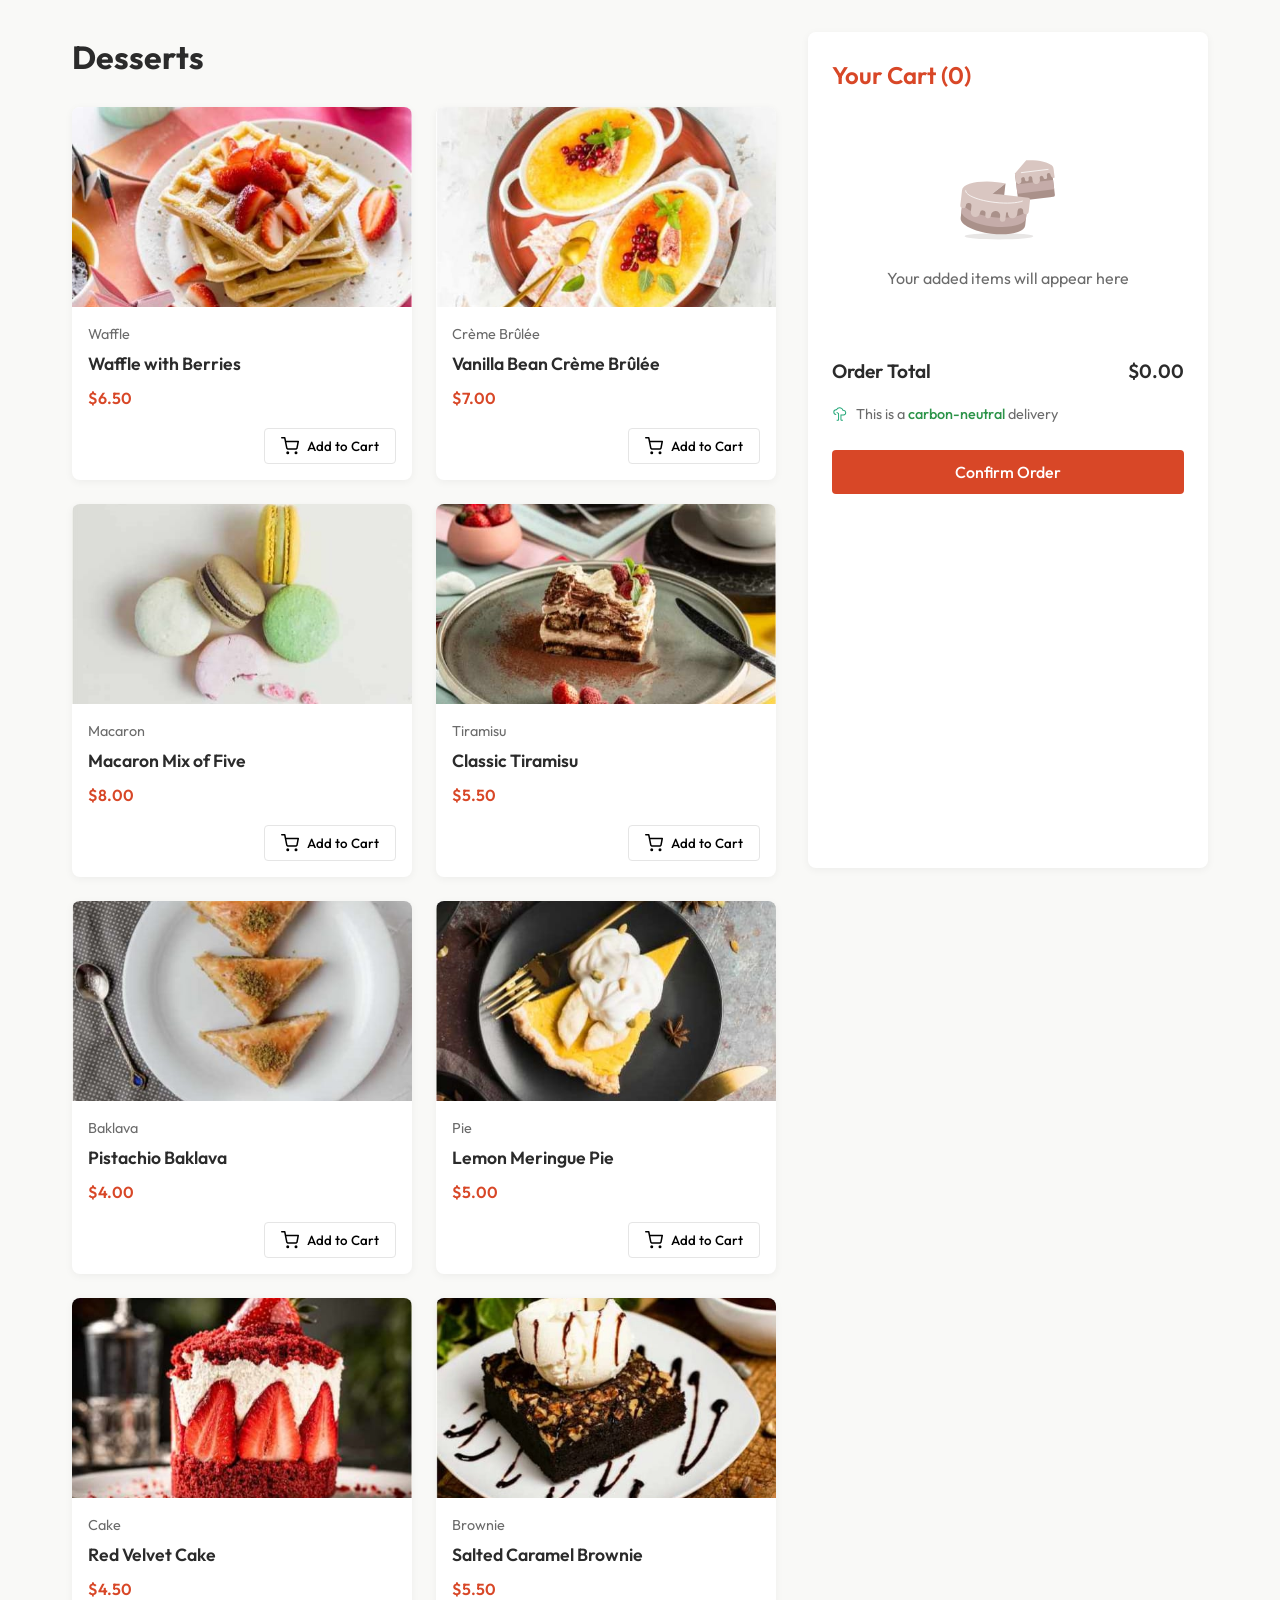
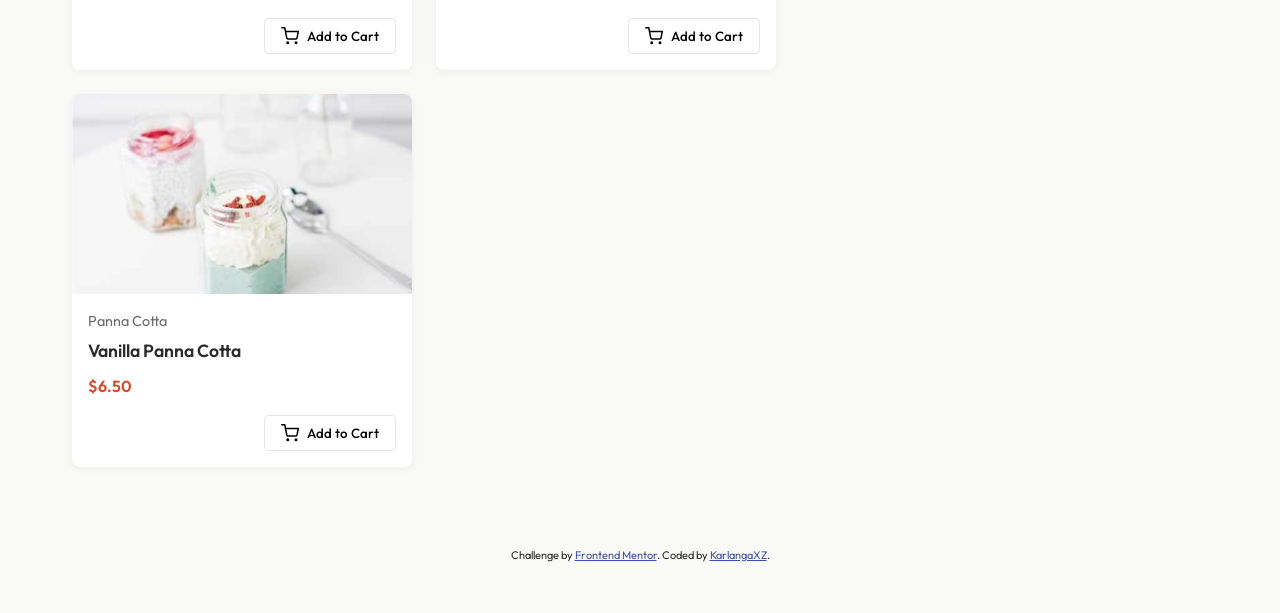
<file: index.html>
<!DOCTYPE html>
<html lang="en">
<head>
  <meta charset="UTF-8">
  <meta name="viewport" content="width=device-width, initial-scale=1.0">

  <link rel="icon" type="image/png" sizes="32x32" href="./assets/images/favicon-32x32.png">
  <link rel="stylesheet" href="./styles.css">
  <link rel="preconnect" href="https://fonts.googleapis.com">
  <link rel="preconnect" href="https://fonts.gstatic.com" crossorigin>
  <link href="https://fonts.googleapis.com/css2?family=Outfit:wght@400;500;600;700&display=swap" rel="stylesheet">
  
  <title>Frontend Mentor | Product list with cart</title>

  <style>
    .attribution { font-size: 11px; text-align: center; margin-top: 2rem; }
    .attribution a { color: hsl(228, 45%, 44%); }
  </style>
</head>
<body>
  <main class="container">
    <section class="products">
      <h1>Desserts</h1>
      
      <div class="product-grid" id="product-list">
      
      </div>
    </section>

    <aside class="cart">
      <h2>Your Cart (<span id="cart-count">0</span>)</h2>
      <div id="cart-items">
        <div class="empty-cart">
          <img src="./assets/images/illustration-empty-cart.svg" alt="Empty cart" class="empty-cart-image">
          <p class="empty-cart-message">Your added items will appear here</p>
        </div>
      </div>
      <div class="cart-summary">
        <div class="order-total">
          <p>Order Total</p>
          <p id="total-price">$0.00</p>
        </div>
        <div class="delivery-info">
          <img src="./assets/images/icon-carbon-neutral.svg" alt="Eco friendly" class="eco-icon">
          <p>This is a <span class="carbon-neutral">carbon-neutral</span> delivery</p>
        </div>
        <button id="confirm-order" class="btn-primary">Confirm Order</button>
      </div>
    </aside>
  </main>

  <!-- Order confirmation modal -->
  <div class="modal" id="confirmation-modal">
    <div class="modal-content">
      <div class="modal-header">
        <div class="check-icon">
          <svg viewBox="0 0 24 24" fill="none" xmlns="http://www.w3.org/2000/svg">
            <circle cx="12" cy="12" r="12" fill="#4CAF50"/>
            <path d="M8 12L11 15L16 9" stroke="white" stroke-width="2" stroke-linecap="round" stroke-linejoin="round"/>
          </svg>
        </div>
        <h2>Order Confirmed</h2>
        <p class="modal-subtitle">We hope you enjoy your food!</p>
      </div>
      
      <div class="order-summary" id="modal-order-items">
        <!-- Order items-->
      </div>
      
      <div class="modal-total">
        <p>Order Total</p>
        <p id="modal-total-price">$0.00</p>
      </div>
      
      <button id="new-order" class="btn-primary">Start New Order</button>
    </div>
  </div>

  <footer>
    <div class="attribution">
      Challenge by <a href="https://www.frontendmentor.io?ref=challenge" target="_blank">Frontend Mentor</a>. 
      Coded by <a href="https://github.com/KarlangaXZ">KarlangaXZ</a>.
    </div>
  </footer>

  <script src="./script.js"></script>
</body>
</html>
</file>
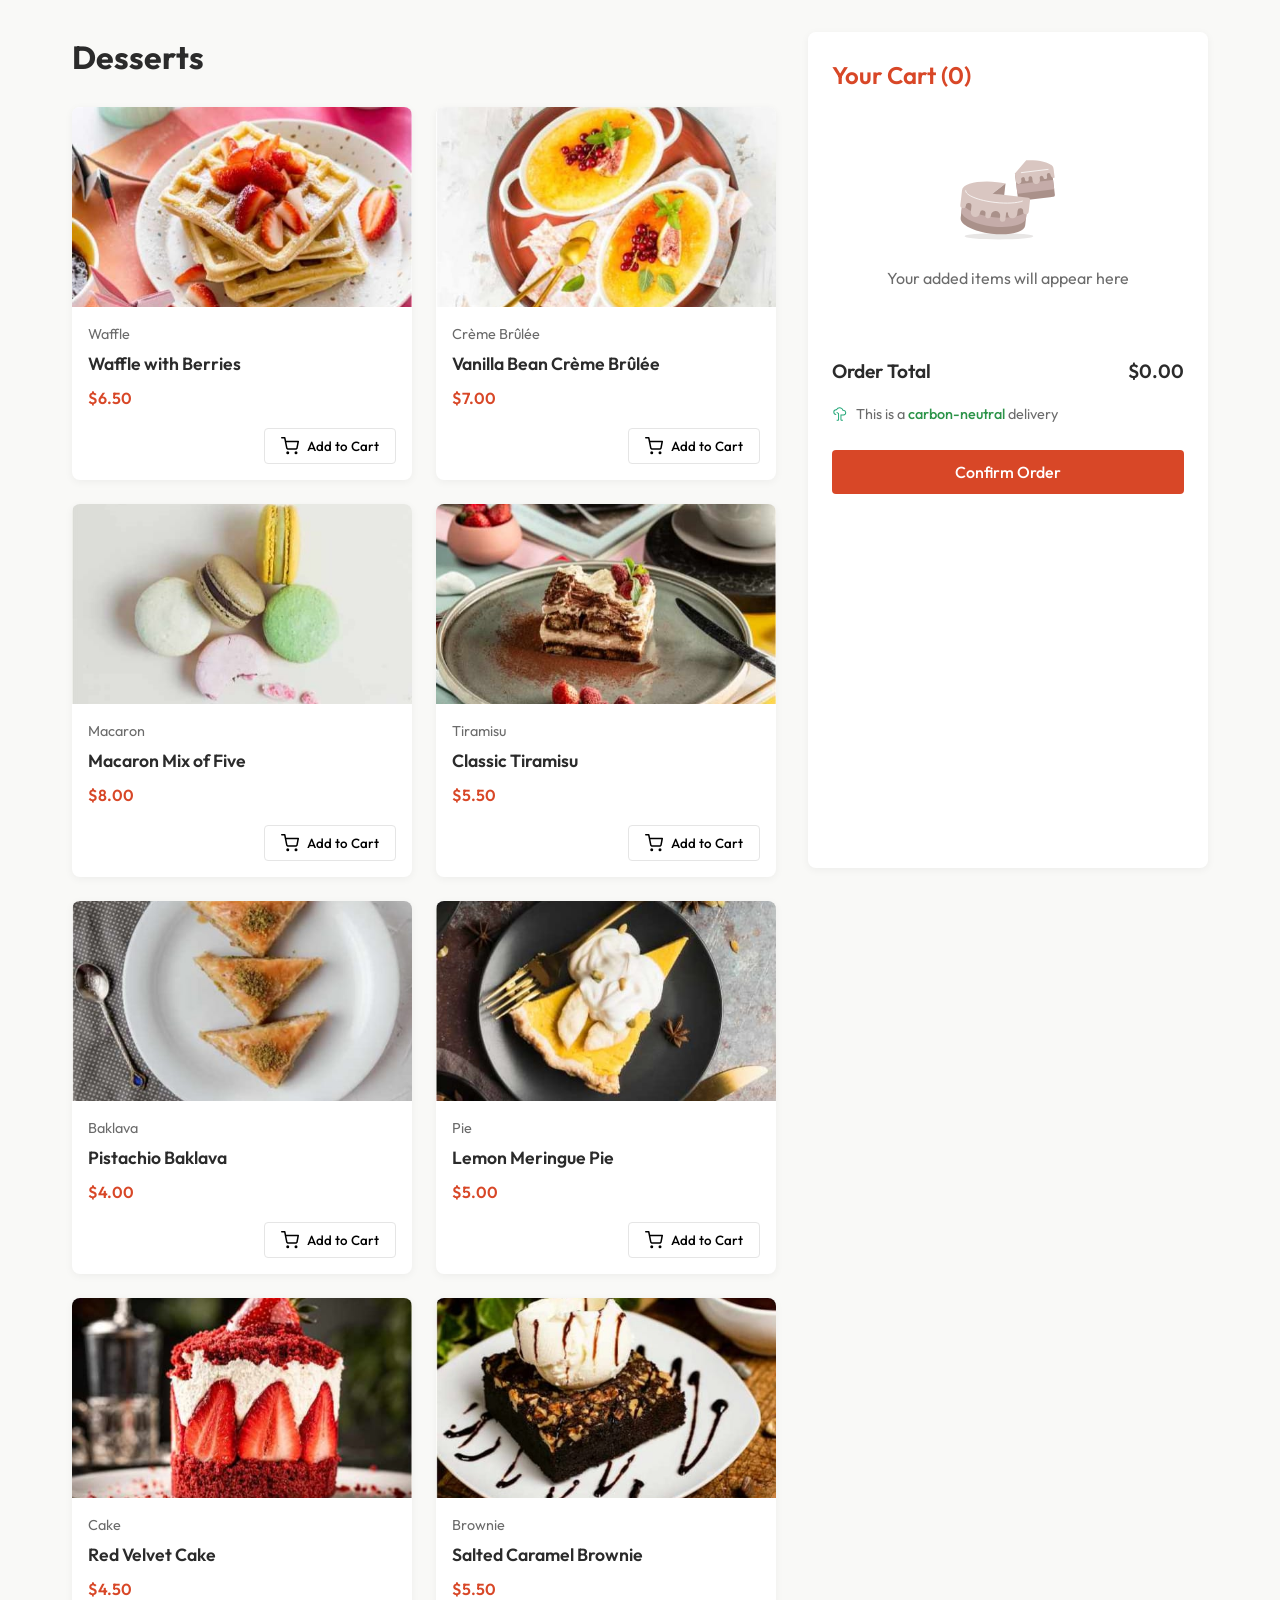
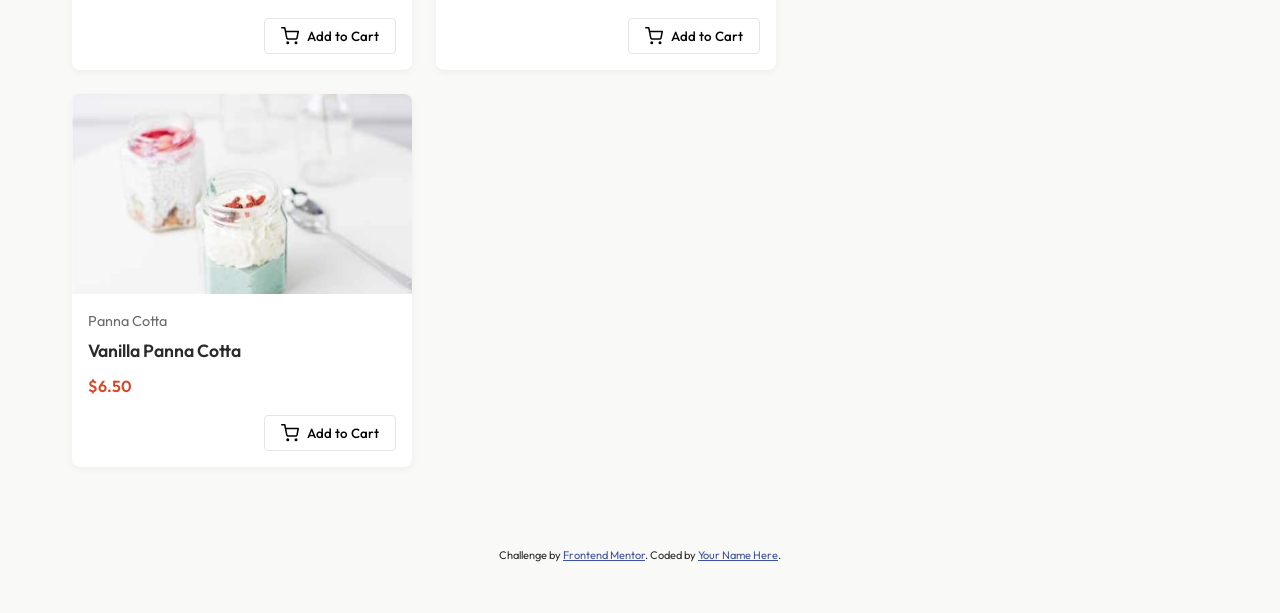
<file: product-list-with-cart-main/index.html>
<!DOCTYPE html>
<html lang="en">
<head>
  <meta charset="UTF-8">
  <meta name="viewport" content="width=device-width, initial-scale=1.0">

  <link rel="icon" type="image/png" sizes="32x32" href="./assets/images/favicon-32x32.png">
  <link rel="stylesheet" href="./styles.css">
  <link rel="preconnect" href="https://fonts.googleapis.com">
  <link rel="preconnect" href="https://fonts.gstatic.com" crossorigin>
  <link href="https://fonts.googleapis.com/css2?family=Outfit:wght@400;500;600;700&display=swap" rel="stylesheet">
  
  <title>Frontend Mentor | Product list with cart</title>

  <style>
    .attribution { font-size: 11px; text-align: center; margin-top: 2rem; }
    .attribution a { color: hsl(228, 45%, 44%); }
  </style>
</head>
<body>
  <main class="container">
    <section class="products">
      <h1>Desserts</h1>
      
      <div class="product-grid" id="product-list">
        <!-- Products will be dynamically generated here -->
      </div>
    </section>

    <aside class="cart">
      <h2>Your Cart (<span id="cart-count">0</span>)</h2>
      <div id="cart-items">
        <div class="empty-cart">
          <img src="./assets/images/illustration-empty-cart.svg" alt="Empty cart" class="empty-cart-image">
          <p class="empty-cart-message">Your added items will appear here</p>
        </div>
      </div>
      <div class="cart-summary">
        <div class="order-total">
          <p>Order Total</p>
          <p id="total-price">$0.00</p>
        </div>
        <div class="delivery-info">
          <img src="./assets/images/icon-carbon-neutral.svg" alt="Eco friendly" class="eco-icon">
          <p>This is a <span class="carbon-neutral">carbon-neutral</span> delivery</p>
        </div>
        <button id="confirm-order" class="btn-primary">Confirm Order</button>
      </div>
    </aside>
  </main>

  <!-- Order confirmation modal -->
  <div class="modal" id="confirmation-modal">
    <div class="modal-content">
      <div class="modal-header">
        <div class="check-icon">
          <svg viewBox="0 0 24 24" fill="none" xmlns="http://www.w3.org/2000/svg">
            <circle cx="12" cy="12" r="12" fill="#4CAF50"/>
            <path d="M8 12L11 15L16 9" stroke="white" stroke-width="2" stroke-linecap="round" stroke-linejoin="round"/>
          </svg>
        </div>
        <h2>Order Confirmed</h2>
        <p class="modal-subtitle">We hope you enjoy your food!</p>
      </div>
      
      <div class="order-summary" id="modal-order-items">
        <!-- Order items will be listed here -->
      </div>
      
      <div class="modal-total">
        <p>Order Total</p>
        <p id="modal-total-price">$0.00</p>
      </div>
      
      <button id="new-order" class="btn-primary">Start New Order</button>
    </div>
  </div>

  <footer>
    <div class="attribution">
      Challenge by <a href="https://www.frontendmentor.io?ref=challenge" target="_blank">Frontend Mentor</a>. 
      Coded by <a href="#">Your Name Here</a>.
    </div>
  </footer>

  <script src="./script.js"></script>
</body>
</html>
</file>
<file: styles.css>
:root {
  --primary-color: #d84727;
  --text-color: #2b2b2b;
  --background-color: #f9f9f7;
  --card-background: #ffffff;
  --border-color: #e5e5e5;
  --price-color: #d84727;
  --category-color: #6b6b6b;
}

* {
  margin: 0;
  padding: 0;
  box-sizing: border-box;
}

body {
  font-family: 'Outfit', sans-serif;
  background-color: var(--background-color);
  color: var(--text-color);
  line-height: 1.6;
  padding: 2rem 0;
}

.container {
  display: flex;
  max-width: 1200px;
  margin: 0 auto;
  padding: 0 2rem;
  gap: 2rem;
}

/* Product Section */
.products {
  flex: 2;
}

h1 {
  font-size: 2rem;
  margin-bottom: 1.5rem;
  font-weight: 700;
  color: #2b2b2b;
}

.product-grid {
  display: grid;
  grid-template-columns: repeat(auto-fill, minmax(250px, 1fr));
  gap: 1.5rem;
}

.product-card {
  background-color: var(--card-background);
  border-radius: 8px;
  overflow: hidden;
  box-shadow: 0 2px 8px rgba(0, 0, 0, 0.05);
  transition: transform 0.3s ease;
  position: relative;
}

.product-card:hover {
  transform: translateY(-5px);
}

.product-image {
  width: 100%;
  height: 200px;
  overflow: hidden;
}

.product-image img {
  width: 100%;
  height: 100%;
  object-fit: cover;
}

.product-details {
  padding: 1rem;
}

.product-category {
  color: var(--category-color);
  font-size: 0.9rem;
  margin-bottom: 0.25rem;
}

.product-name {
  font-weight: 600;
  font-size: 1.1rem;
  margin-bottom: 0.5rem;
}

.product-price {
  color: var(--price-color);
  font-weight: 600;
  margin-bottom: 1rem;
}

.product-controls {
  display: flex;
  justify-content: space-between;
  align-items: center;
}

.quantity-control {
  display: flex;
  align-items: center;
  border-radius: 4px;
  overflow: hidden;
  background-color: var(--primary-color);
}

.quantity-btn {
  background-color: var(--primary-color);
  color: white;
  border: none;
  width: 30px;
  height: 30px;
  cursor: pointer;
  font-size: 1.2rem;
  display: flex;
  align-items: center;
  justify-content: center;
}

.quantity-btn:hover {
  background-color: #c03920;
}

.quantity-display {
  padding: 0 10px;
  color: white;
  font-weight: 500;
  min-width: 20px;
  text-align: center;
}

.add-to-cart-btn {
  background-color: white;
  border: 1px solid var(--border-color);
  border-radius: 4px;
  padding: 0.5rem 1rem;
  cursor: pointer;
  display: flex;
  align-items: center;
  gap: 0.5rem;
  font-family: 'Outfit', sans-serif;
  font-weight: 500;
}

.add-to-cart-btn:hover {
  background-color: #f5f5f5;
}

.add-to-cart-btn svg {
  width: 18px;
  height: 18px;
}

/* Cart Section */
.cart {
  flex: 1;
  background-color: var(--card-background);
  border-radius: 8px;
  padding: 1.5rem;
  box-shadow: 0 2px 8px rgba(0, 0, 0, 0.05);
  position: sticky;
  top: 2rem;
  max-height: calc(100vh - 4rem);
  overflow-y: auto;
}

h2 {
  font-size: 1.5rem;
  margin-bottom: 1.5rem;
  font-weight: 600;
  color: #d84727;
}

.empty-cart {
  display: flex;
  flex-direction: column;
  align-items: center;
  justify-content: center;
  padding: 2rem 0;
}

.empty-cart-image {
  width: 100px;
  margin-bottom: 1rem;
  opacity: 0.7;
}

.empty-cart-message {
  color: #6b6b6b;
  text-align: center;
}

.cart-item {
  display: flex;
  justify-content: space-between;
  align-items: center;
  padding: 1rem 0;
  border-bottom: 1px solid var(--border-color);
}

.cart-item-details {
  flex: 1;
}

.cart-item-name {
  font-weight: 500;
  margin-bottom: 0.25rem;
}

.cart-item-quantity {
  color: var(--category-color);
  font-size: 0.9rem;
}

.cart-item-price {
  font-weight: 500;
  margin-right: 1rem;
}

.remove-item {
  background: none;
  border: none;
  cursor: pointer;
  color: #999;
  font-size: 1.2rem;
  width: 24px;
  height: 24px;
  border-radius: 50%;
  display: flex;
  align-items: center;
  justify-content: center;
}

.remove-item:hover {
  background-color: #f5f5f5;
}

.cart-summary {
  margin-top: 2rem;
}

.order-total {
  display: flex;
  justify-content: space-between;
  font-weight: 600;
  font-size: 1.2rem;
  margin-bottom: 1rem;
}

.delivery-info {
  display: flex;
  align-items: center;
  gap: 0.5rem;
  margin-bottom: 1.5rem;
  font-size: 0.9rem;
  color: #6b6b6b;
}

.eco-icon {
  width: 16px;
  height: 16px;
}

.carbon-neutral {
  color: #2b9348;
  font-weight: 500;
}

.btn-primary {
  background-color: var(--primary-color);
  color: white;
  border: none;
  border-radius: 4px;
  padding: 0.75rem;
  width: 100%;
  font-size: 1rem;
  font-weight: 500;
  cursor: pointer;
  font-family: 'Outfit', sans-serif;
}

.btn-primary:hover {
  background-color: #c03920;
}

/* Modal */
.modal {
  display: none;
  position: fixed;
  top: 0;
  left: 0;
  width: 100%;
  height: 100%;
  background-color: rgba(0, 0, 0, 0.5);
  justify-content: center;
  align-items: center;
  z-index: 1000;
}

.modal-content {
  background-color: white;
  border-radius: 8px;
  padding: 2rem;
  text-align: center;
  max-width: 500px;
  width: 90%;
  box-shadow: 0 4px 20px rgba(0, 0, 0, 0.1);
}

.modal-header {
  display: flex;
  flex-direction: column;
  align-items: center;
  margin-bottom: 2rem;
}

.check-icon {
  width: 60px;
  height: 60px;
  margin-bottom: 1rem;
}

.modal h2 {
  margin-bottom: 0.5rem;
  color: #2b2b2b;
}

.modal-subtitle {
  color: #6b6b6b;
  margin-bottom: 1.5rem;
}

.order-summary {
  background-color: #f9f9f7;
  border-radius: 8px;
  padding: 1.5rem;
  margin-bottom: 1.5rem;
  text-align: left;
}

.modal-order-item {
  display: flex;
  align-items: center;
  margin-bottom: 1rem;
}

.modal-order-item:last-child {
  margin-bottom: 0;
}

.modal-item-image {
  width: 40px;
  height: 40px;
  border-radius: 4px;
  object-fit: cover;
  margin-right: 1rem;
}

.modal-item-details {
  flex: 1;
}

.modal-item-name {
  font-weight: 500;
  margin-bottom: 0.25rem;
}

.modal-item-quantity {
  color: #6b6b6b;
  font-size: 0.9rem;
}

.modal-item-price {
  font-weight: 500;
}

.modal-total {
  display: flex;
  justify-content: space-between;
  font-weight: 600;
  font-size: 1.2rem;
  margin-bottom: 1.5rem;
}

#new-order {
  width: 100%;
}

.btn-secondary {
  background-color: #f5f5f5;
  border: 1px solid var(--border-color);
  border-radius: 4px;
  padding: 0.75rem 1.5rem;
  margin-top: 1rem;
  cursor: pointer;
  font-family: 'Outfit', sans-serif;
  font-weight: 500;
}

.btn-secondary:hover {
  background-color: #e5e5e5;
}

/* Responsive Design */
@media (max-width: 900px) {
  .container {
    flex-direction: column;
  }
  
  .cart {
    position: static;
    max-height: none;
    margin-top: 2rem;
  }
}

footer {
  margin-top: 2rem;
  padding: 1rem;
}
</file>
<file: product-list-with-cart-main/styles.css>
:root {
  --primary-color: #d84727;
  --text-color: #2b2b2b;
  --background-color: #f9f9f7;
  --card-background: #ffffff;
  --border-color: #e5e5e5;
  --price-color: #d84727;
  --category-color: #6b6b6b;
}

* {
  margin: 0;
  padding: 0;
  box-sizing: border-box;
}

body {
  font-family: 'Outfit', sans-serif;
  background-color: var(--background-color);
  color: var(--text-color);
  line-height: 1.6;
  padding: 2rem 0;
}

.container {
  display: flex;
  max-width: 1200px;
  margin: 0 auto;
  padding: 0 2rem;
  gap: 2rem;
}

/* Product Section */
.products {
  flex: 2;
}

h1 {
  font-size: 2rem;
  margin-bottom: 1.5rem;
  font-weight: 700;
  color: #2b2b2b;
}

.product-grid {
  display: grid;
  grid-template-columns: repeat(auto-fill, minmax(250px, 1fr));
  gap: 1.5rem;
}

.product-card {
  background-color: var(--card-background);
  border-radius: 8px;
  overflow: hidden;
  box-shadow: 0 2px 8px rgba(0, 0, 0, 0.05);
  transition: transform 0.3s ease;
  position: relative;
}

.product-card:hover {
  transform: translateY(-5px);
}

.product-image {
  width: 100%;
  height: 200px;
  overflow: hidden;
}

.product-image img {
  width: 100%;
  height: 100%;
  object-fit: cover;
}

.product-details {
  padding: 1rem;
}

.product-category {
  color: var(--category-color);
  font-size: 0.9rem;
  margin-bottom: 0.25rem;
}

.product-name {
  font-weight: 600;
  font-size: 1.1rem;
  margin-bottom: 0.5rem;
}

.product-price {
  color: var(--price-color);
  font-weight: 600;
  margin-bottom: 1rem;
}

.product-controls {
  display: flex;
  justify-content: space-between;
  align-items: center;
}

.quantity-control {
  display: flex;
  align-items: center;
  border-radius: 4px;
  overflow: hidden;
  background-color: var(--primary-color);
}

.quantity-btn {
  background-color: var(--primary-color);
  color: white;
  border: none;
  width: 30px;
  height: 30px;
  cursor: pointer;
  font-size: 1.2rem;
  display: flex;
  align-items: center;
  justify-content: center;
}

.quantity-btn:hover {
  background-color: #c03920;
}

.quantity-display {
  padding: 0 10px;
  color: white;
  font-weight: 500;
  min-width: 20px;
  text-align: center;
}

.add-to-cart-btn {
  background-color: white;
  border: 1px solid var(--border-color);
  border-radius: 4px;
  padding: 0.5rem 1rem;
  cursor: pointer;
  display: flex;
  align-items: center;
  gap: 0.5rem;
  font-family: 'Outfit', sans-serif;
  font-weight: 500;
}

.add-to-cart-btn:hover {
  background-color: #f5f5f5;
}

.add-to-cart-btn svg {
  width: 18px;
  height: 18px;
}

/* Cart Section */
.cart {
  flex: 1;
  background-color: var(--card-background);
  border-radius: 8px;
  padding: 1.5rem;
  box-shadow: 0 2px 8px rgba(0, 0, 0, 0.05);
  position: sticky;
  top: 2rem;
  max-height: calc(100vh - 4rem);
  overflow-y: auto;
}

h2 {
  font-size: 1.5rem;
  margin-bottom: 1.5rem;
  font-weight: 600;
  color: #d84727;
}

.empty-cart {
  display: flex;
  flex-direction: column;
  align-items: center;
  justify-content: center;
  padding: 2rem 0;
}

.empty-cart-image {
  width: 100px;
  margin-bottom: 1rem;
  opacity: 0.7;
}

.empty-cart-message {
  color: #6b6b6b;
  text-align: center;
}

.cart-item {
  display: flex;
  justify-content: space-between;
  align-items: center;
  padding: 1rem 0;
  border-bottom: 1px solid var(--border-color);
}

.cart-item-details {
  flex: 1;
}

.cart-item-name {
  font-weight: 500;
  margin-bottom: 0.25rem;
}

.cart-item-quantity {
  color: var(--category-color);
  font-size: 0.9rem;
}

.cart-item-price {
  font-weight: 500;
  margin-right: 1rem;
}

.remove-item {
  background: none;
  border: none;
  cursor: pointer;
  color: #999;
  font-size: 1.2rem;
  width: 24px;
  height: 24px;
  border-radius: 50%;
  display: flex;
  align-items: center;
  justify-content: center;
}

.remove-item:hover {
  background-color: #f5f5f5;
}

.cart-summary {
  margin-top: 2rem;
}

.order-total {
  display: flex;
  justify-content: space-between;
  font-weight: 600;
  font-size: 1.2rem;
  margin-bottom: 1rem;
}

.delivery-info {
  display: flex;
  align-items: center;
  gap: 0.5rem;
  margin-bottom: 1.5rem;
  font-size: 0.9rem;
  color: #6b6b6b;
}

.eco-icon {
  width: 16px;
  height: 16px;
}

.carbon-neutral {
  color: #2b9348;
  font-weight: 500;
}

.btn-primary {
  background-color: var(--primary-color);
  color: white;
  border: none;
  border-radius: 4px;
  padding: 0.75rem;
  width: 100%;
  font-size: 1rem;
  font-weight: 500;
  cursor: pointer;
  font-family: 'Outfit', sans-serif;
}

.btn-primary:hover {
  background-color: #c03920;
}

/* Modal */
.modal {
  display: none;
  position: fixed;
  top: 0;
  left: 0;
  width: 100%;
  height: 100%;
  background-color: rgba(0, 0, 0, 0.5);
  justify-content: center;
  align-items: center;
  z-index: 1000;
}

.modal-content {
  background-color: white;
  border-radius: 8px;
  padding: 2rem;
  text-align: center;
  max-width: 500px;
  width: 90%;
  box-shadow: 0 4px 20px rgba(0, 0, 0, 0.1);
}

.modal-header {
  display: flex;
  flex-direction: column;
  align-items: center;
  margin-bottom: 2rem;
}

.check-icon {
  width: 60px;
  height: 60px;
  margin-bottom: 1rem;
}

.modal h2 {
  margin-bottom: 0.5rem;
  color: #2b2b2b;
}

.modal-subtitle {
  color: #6b6b6b;
  margin-bottom: 1.5rem;
}

.order-summary {
  background-color: #f9f9f7;
  border-radius: 8px;
  padding: 1.5rem;
  margin-bottom: 1.5rem;
  text-align: left;
}

.modal-order-item {
  display: flex;
  align-items: center;
  margin-bottom: 1rem;
}

.modal-order-item:last-child {
  margin-bottom: 0;
}

.modal-item-image {
  width: 40px;
  height: 40px;
  border-radius: 4px;
  object-fit: cover;
  margin-right: 1rem;
}

.modal-item-details {
  flex: 1;
}

.modal-item-name {
  font-weight: 500;
  margin-bottom: 0.25rem;
}

.modal-item-quantity {
  color: #6b6b6b;
  font-size: 0.9rem;
}

.modal-item-price {
  font-weight: 500;
}

.modal-total {
  display: flex;
  justify-content: space-between;
  font-weight: 600;
  font-size: 1.2rem;
  margin-bottom: 1.5rem;
}

#new-order {
  width: 100%;
}

.btn-secondary {
  background-color: #f5f5f5;
  border: 1px solid var(--border-color);
  border-radius: 4px;
  padding: 0.75rem 1.5rem;
  margin-top: 1rem;
  cursor: pointer;
  font-family: 'Outfit', sans-serif;
  font-weight: 500;
}

.btn-secondary:hover {
  background-color: #e5e5e5;
}

/* Responsive Design */
@media (max-width: 900px) {
  .container {
    flex-direction: column;
  }
  
  .cart {
    position: static;
    max-height: none;
    margin-top: 2rem;
  }
}

footer {
  margin-top: 2rem;
  padding: 1rem;
}
</file>
